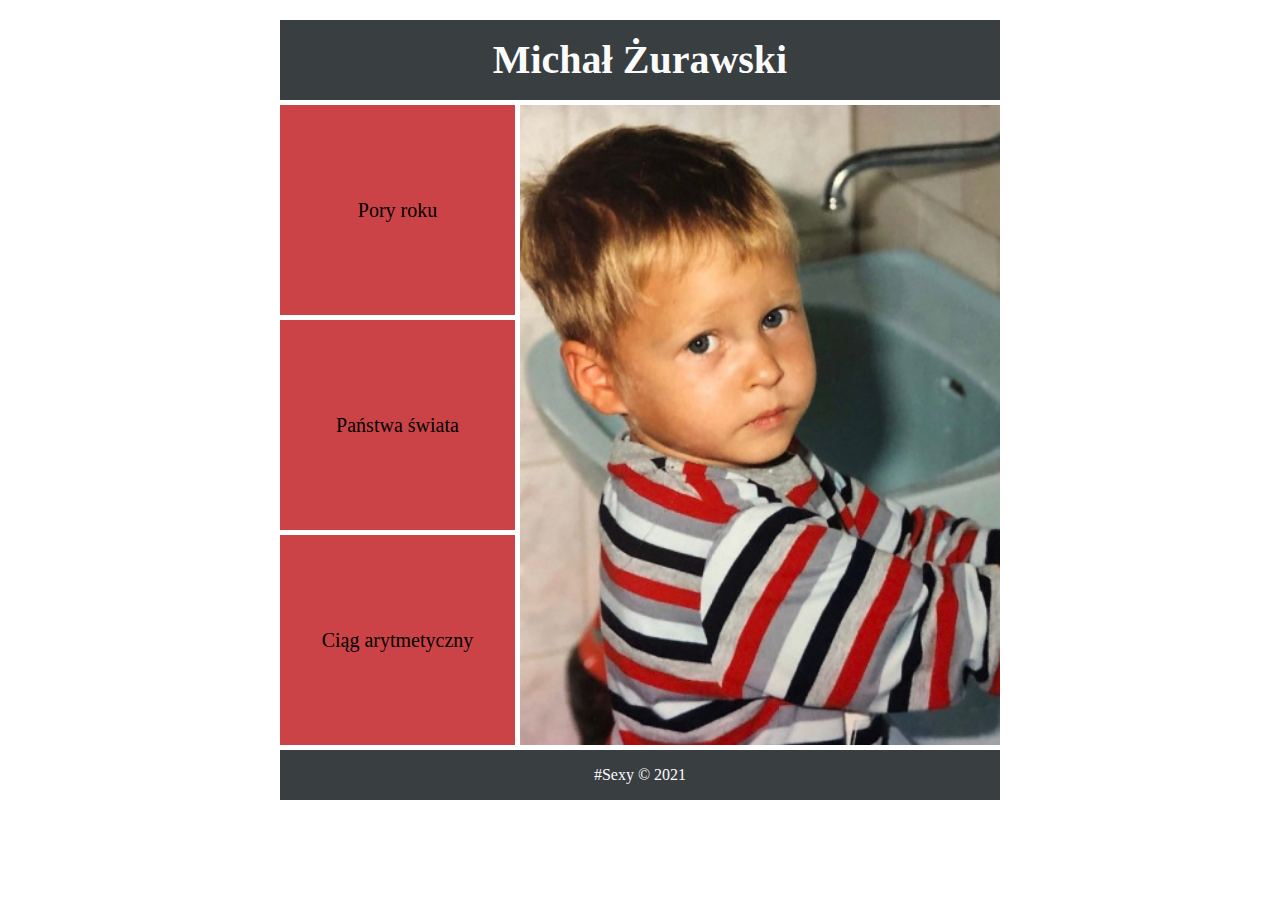
<file: index.html>
<!DOCTYPE HTML>
<html lang="pl">
	<head>
		<meta charset="UTF-8"/>
		<meta http-equiv="X-UA-Compatible" content="IE=edge,chrome=1"/>
		<meta name="Description" content="Info - Michał Żurawski"/>
		<meta name="Keywords" content="Michał Żurawski, Szczecin, LO2, menu, start, info, html, css"/>
		<meta name="Author" content="Michał Żurawski"/>
		
		<title>Menu</title>
		
		<link href="styles/index.css" rel="stylesheet" type="text/css"/>
		<meta name="viewport" content="width=device-width, initial-scale=1, maximum-scale=1">
		
		<script type="text/javascript" src="scripts/index.js"></script>
	</head>
	
	<body>
		<div class="container">
		
			<!-- header -->

			<header>
				<h1>Michał Żurawski</h1>
			</header>
			
			<!-- main -->
			
			<section id="main">
				<img name="slides"/>
			</section>
			
			<!-- sidebar -->
			
			<aside>
				<nav>
					<ul>
						<li><a href="seasons.html">Pory roku</a></li>
						<li><a href="table.html">Państwa świata</a></li>
						<li><a href="math.html">Ciąg arytmetyczny</a></li>
					</ul>
				</nav>
			</aside>
			
			<!-- footer -->

			<footer>
				<p>#Sexy © 2021</p>
			</footer>
			
		</div>
	</body>
</html>
</file>
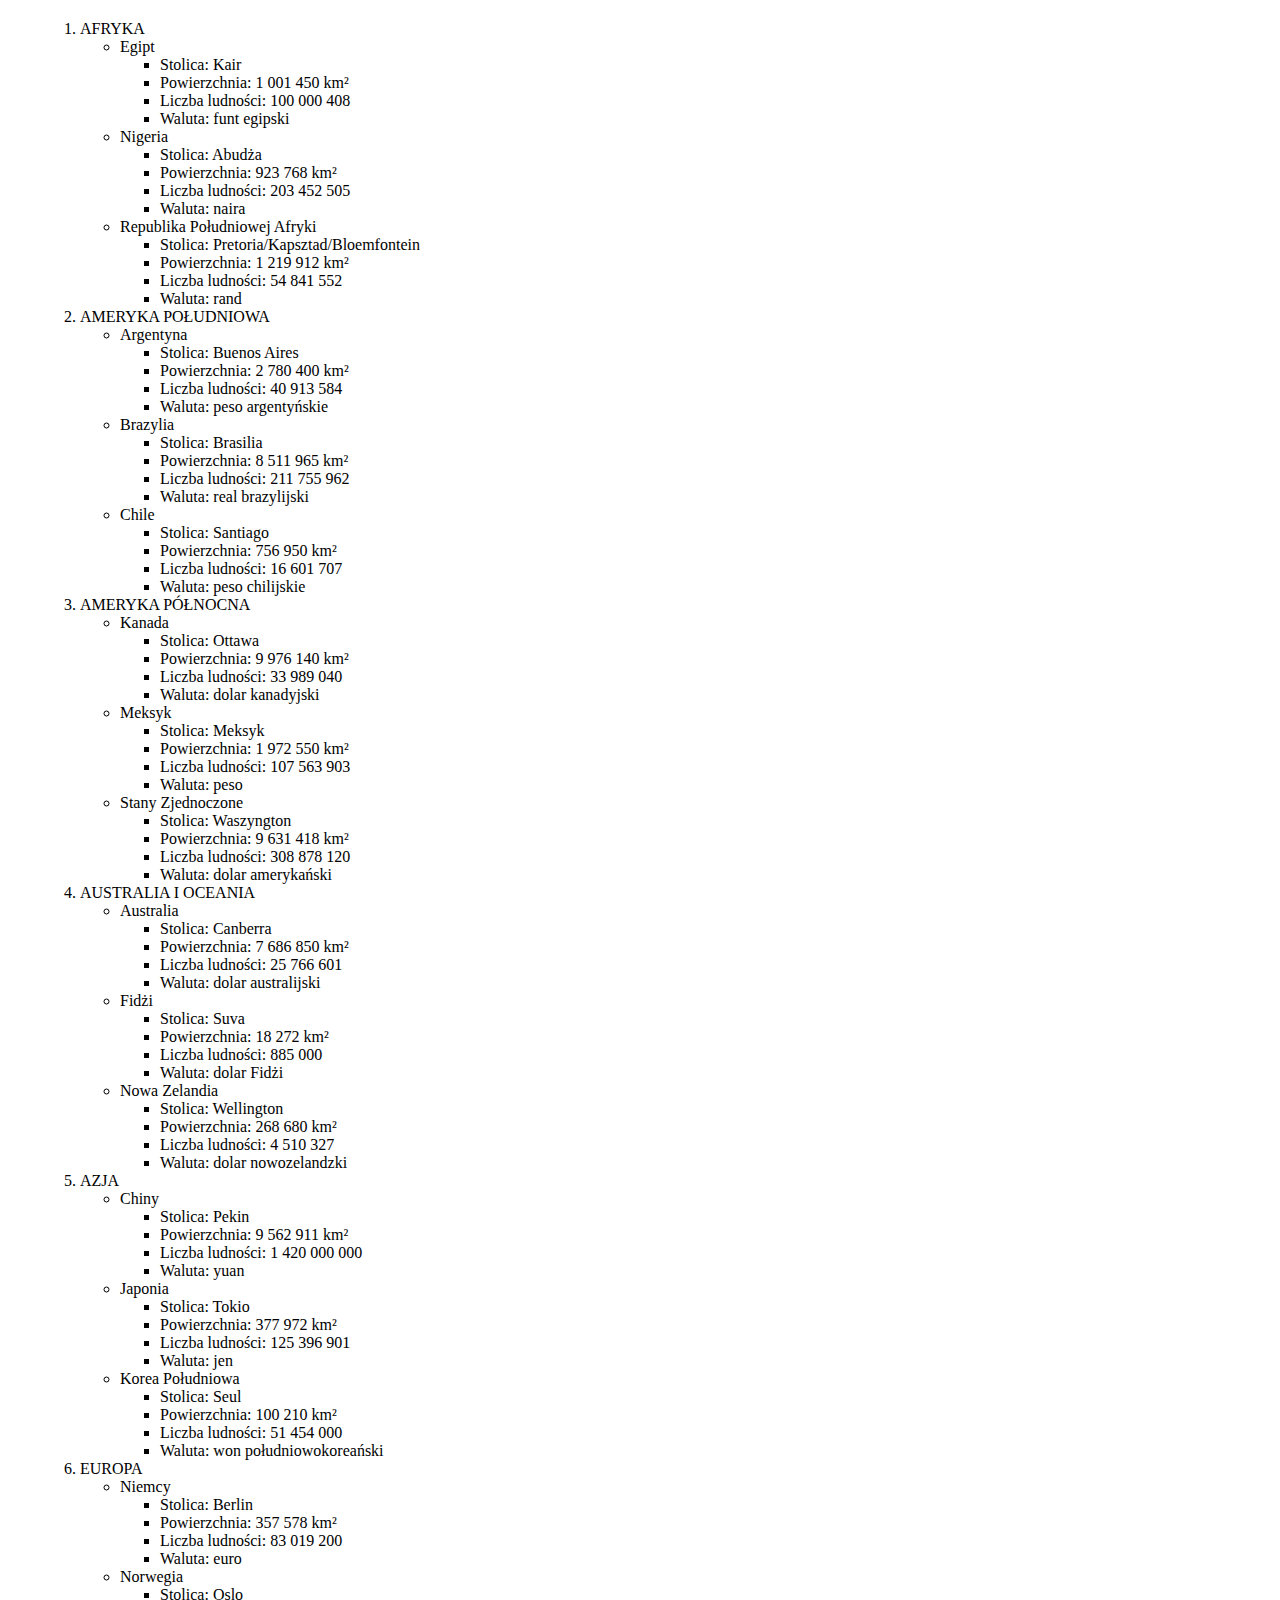
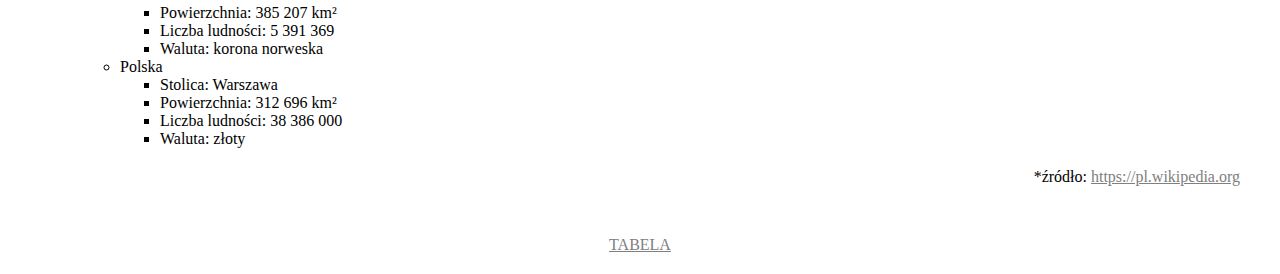
<file: list.html>
<!DOCTYPE HTML>
<html lang="pl">
	<head>
		<meta charset="UTF-8"/>
		<meta http-equiv="X-UA-Compatible" content="IE=edge,chrome=1"/>
		<meta name="Description" content="Lista - taka niefajna"/>
		<meta name="Keywords" content="html, css, lista, list, not very nice, noice"/>
		<meta name="Author" content="Michał Żurawski"/>
		
		<title>Tabela</title>
		
		<link href="styles/continents.css" rel="stylesheet" type="text/css"/>
	</head>
	
	<body>
		<div>
			<ol>
				<li>AFRYKA
					<ul>
						<li>Egipt
							<ul>
								<li> Stolica: Kair </li>
								<li> Powierzchnia: 1 001 450 km² </li>
								<li> Liczba ludności: 100 000 408 </li>
								<li> Waluta: funt egipski </li>
							</ul>
						</li>   
						<li>Nigeria
							<ul>
								<li> Stolica: Abudża </li>
								<li> Powierzchnia: 923 768 km² </li>
								<li> Liczba ludności: 203 452 505 </li>
								<li> Waluta: naira </li>
							</ul>
						</li>
						<li>Republika Południowej Afryki 
							<ul>
								<li> Stolica: Pretoria/Kapsztad/Bloemfontein </li>
								<li> Powierzchnia: 1 219 912 km² </li>
								<li> Liczba ludności: 54 841 552 </li>
								<li> Waluta: rand </li>
							</ul>
						</li>
					</ul>
				<li>AMERYKA POŁUDNIOWA
					<ul>
						<li>Argentyna
							<ul>
								<li> Stolica: Buenos Aires</li>
								<li> Powierzchnia: 2 780 400 km²</li>
								<li> Liczba ludności: 40 913 584</li>
								<li> Waluta: peso argentyńskie</li>
							</ul>
						</li>   
						<li>Brazylia
							<ul>
								<li> Stolica: Brasilia </li>
								<li> Powierzchnia: 8 511 965 km²</li>
								<li> Liczba ludności: 211 755 962</li>
								<li> Waluta: real brazylijski</li>
							</ul>
						</li>
						<li> Chile
							<ul>
								<li> Stolica: Santiago</li>
								<li> Powierzchnia: 756 950 km²</li>
								<li> Liczba ludności: 16 601 707</li>
								<li> Waluta: peso chilijskie</li>
							</ul>
						</li>
					</ul>
				<li>AMERYKA PÓŁNOCNA
					<ul>
						<li>Kanada
							<ul>
								<li> Stolica: Ottawa</li>
								<li> Powierzchnia: 9 976 140 km²</li>
								<li> Liczba ludności: 33 989 040</li>
								<li> Waluta: dolar kanadyjski</li>
							</ul>
						</li>   
						<li>Meksyk
							<ul>
								<li> Stolica: Meksyk</li>
								<li> Powierzchnia: 1 972 550 km²</li>
								<li> Liczba ludności: 107 563 903</li>
								<li> Waluta: peso</li>
							</ul>
						</li>
						<li>Stany Zjednoczone
							<ul>
								<li> Stolica: Waszyngton</li>
								<li> Powierzchnia: 9 631 418 km²</li>
								<li> Liczba ludności: 308 878 120</li>
								<li> Waluta: dolar amerykański</li>
							</ul>
						</li>
					</ul>
				<li>AUSTRALIA I OCEANIA
					<ul>
						<li>Australia
							<ul>
								<li> Stolica: Canberra</li>
								<li> Powierzchnia: 7 686 850 km²</li>
								<li> Liczba ludności: 25 766 601</li>
								<li> Waluta: dolar australijski</li>
							</ul>
						</li>   
						<li>Fidżi 
							<ul>
								<li> Stolica: Suva</li>
								<li> Powierzchnia: 18 272 km²</li>
								<li> Liczba ludności: 885 000</li>
								<li> Waluta: dolar Fidżi</li>
							</ul>
						</li>
						<li>Nowa Zelandia
							<ul>
								<li> Stolica: Wellington</li>
								<li> Powierzchnia: 268 680 km²</li>
								<li> Liczba ludności: 4 510 327</li>
								<li> Waluta: dolar nowozelandzki</li>
							</ul>
						</li>
					</ul>
				<li>AZJA 
					<ul>
						<li>Chiny
							<ul>
								<li> Stolica: Pekin</li>
								<li> Powierzchnia: 9 562 911 km²</li>
								<li> Liczba ludności: 1 420 000 000</li>
								<li> Waluta: yuan</li>
							</ul>
						</li>   
						<li>Japonia
							<ul>
								<li> Stolica: Tokio</li>
								<li> Powierzchnia: 377 972 km²</li>
								<li> Liczba ludności: 125 396 901</li>
								<li> Waluta: jen</li>
							</ul>
						</li>
						<li>Korea Południowa
							<ul>
								<li> Stolica: Seul</li>
								<li> Powierzchnia: 100 210 km²</li>
								<li> Liczba ludności: 51 454 000</li>
								<li> Waluta: won południowokoreański</li>
							</ul>
						</li>
					</ul>
				<li>EUROPA
					<ul>
						<li>Niemcy
							<ul>
								<li> Stolica: Berlin</li>
								<li> Powierzchnia: 357 578 km²</li>
								<li> Liczba ludności: 83 019 200</li>
								<li> Waluta: euro</li>
							</ul>
						</li>   
						<li>Norwegia
							<ul>
								<li> Stolica: Oslo</li>
								<li> Powierzchnia: 385 207 km²</li>
								<li> Liczba ludności: 5 391 369</li>
								<li> Waluta: korona norweska</li>
							</ul>
						</li>
						<li>Polska
							<ul>
								<li> Stolica: Warszawa</li>
								<li> Powierzchnia: 312 696 km²</li>
								<li> Liczba ludności: 38 386 000</li>
								<li> Waluta: złoty</li>
							</ul>
						</li>
					</ul>
			</ol>
		</div>
		<div>
			<p>
			*źródło: <a href="https://pl.wikipedia.org" target="_blank" title="Wikipedia">https://pl.wikipedia.org</a>
			</p>
			<br/>
			<p class="link">
				<a href="table.html"> TABELA </a>
			</p>
		</div>
	</body>
</html>
</file>
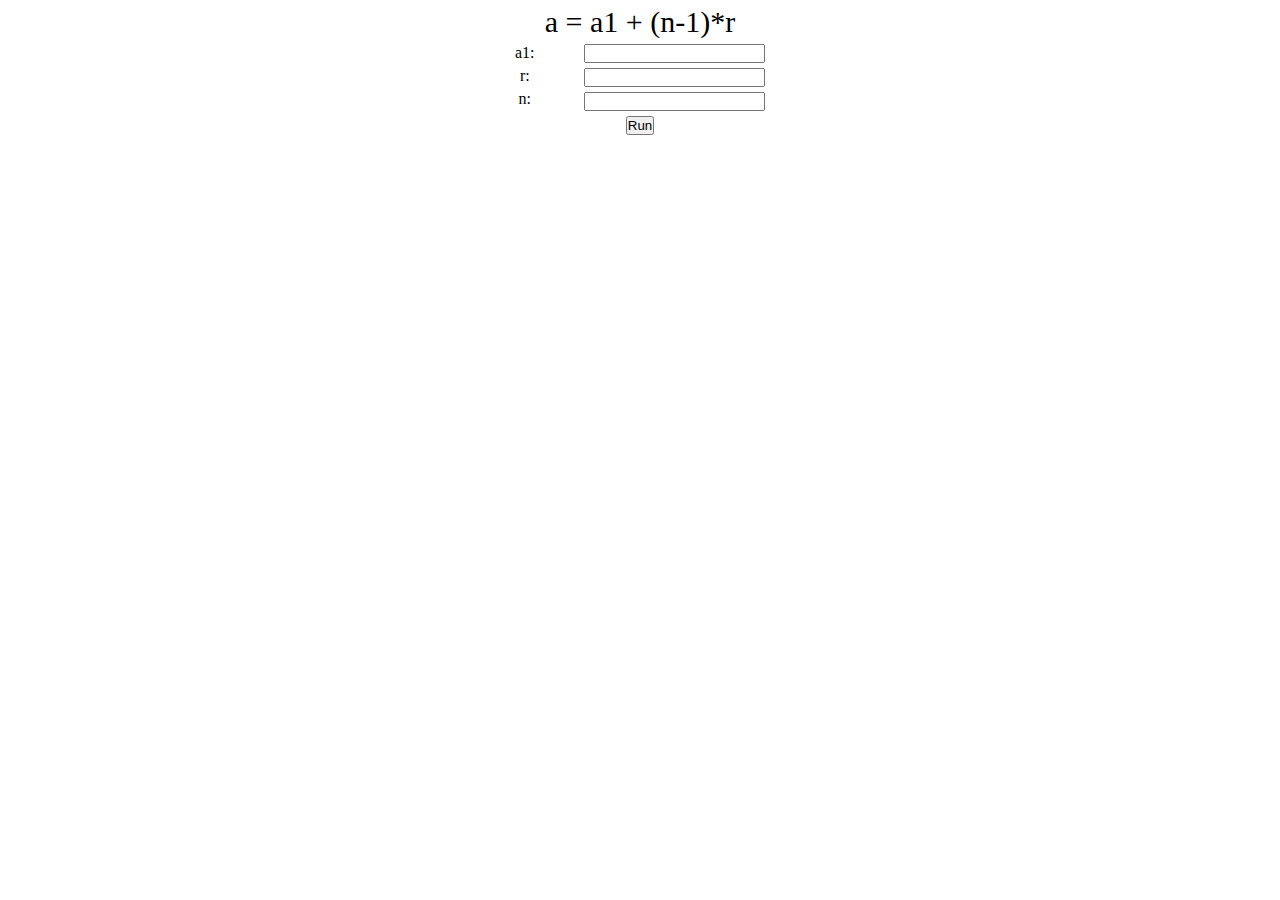
<file: math.html>
<!DOCTYPE HTML>
<html lang="pl">
	<head>
		<meta charset="UTF-8"/>
		<meta http-equiv="X-UA-Compatible" content="IE=edge,chrome=1"/>
		<meta name="Description" content="Prosta matma"/>
		<meta name="Keywords" content="liczby, fajne, NIESAMOWITE, wow, uwu, uWu, <3"/>
		<meta name="Author" content="Michał Żurawski"/>
		
		<title>Matma na stronie *noice*</title>
		
		<link href="styles/math.css" rel="stylesheet" type="text/css"/>
		
		<script type="text/javascript" src="scripts/math.js"></script>
	</head>
	<body>
		<div id="container">
			<div id="formula">a = a1 + (n-1)*r</div>
			<div id="input">
				<ul>
					<li><input type="number" id="init"/></li>
					<li><input type="number" id="difference"/></li>
					<li><input type="number" id="length"/></li>
				</ul>
			</div>
			<div id="description">
				<ul>
					<li>a1:</li>
					<li>r:</li>
					<li>n:</li>
				</ul>
			</div>
			<div id="button"><input type="submit" value="Run" onclick="calculate()"/></div>
			<div id="result"></div>
		</div>
	</body>
</html>
</file>
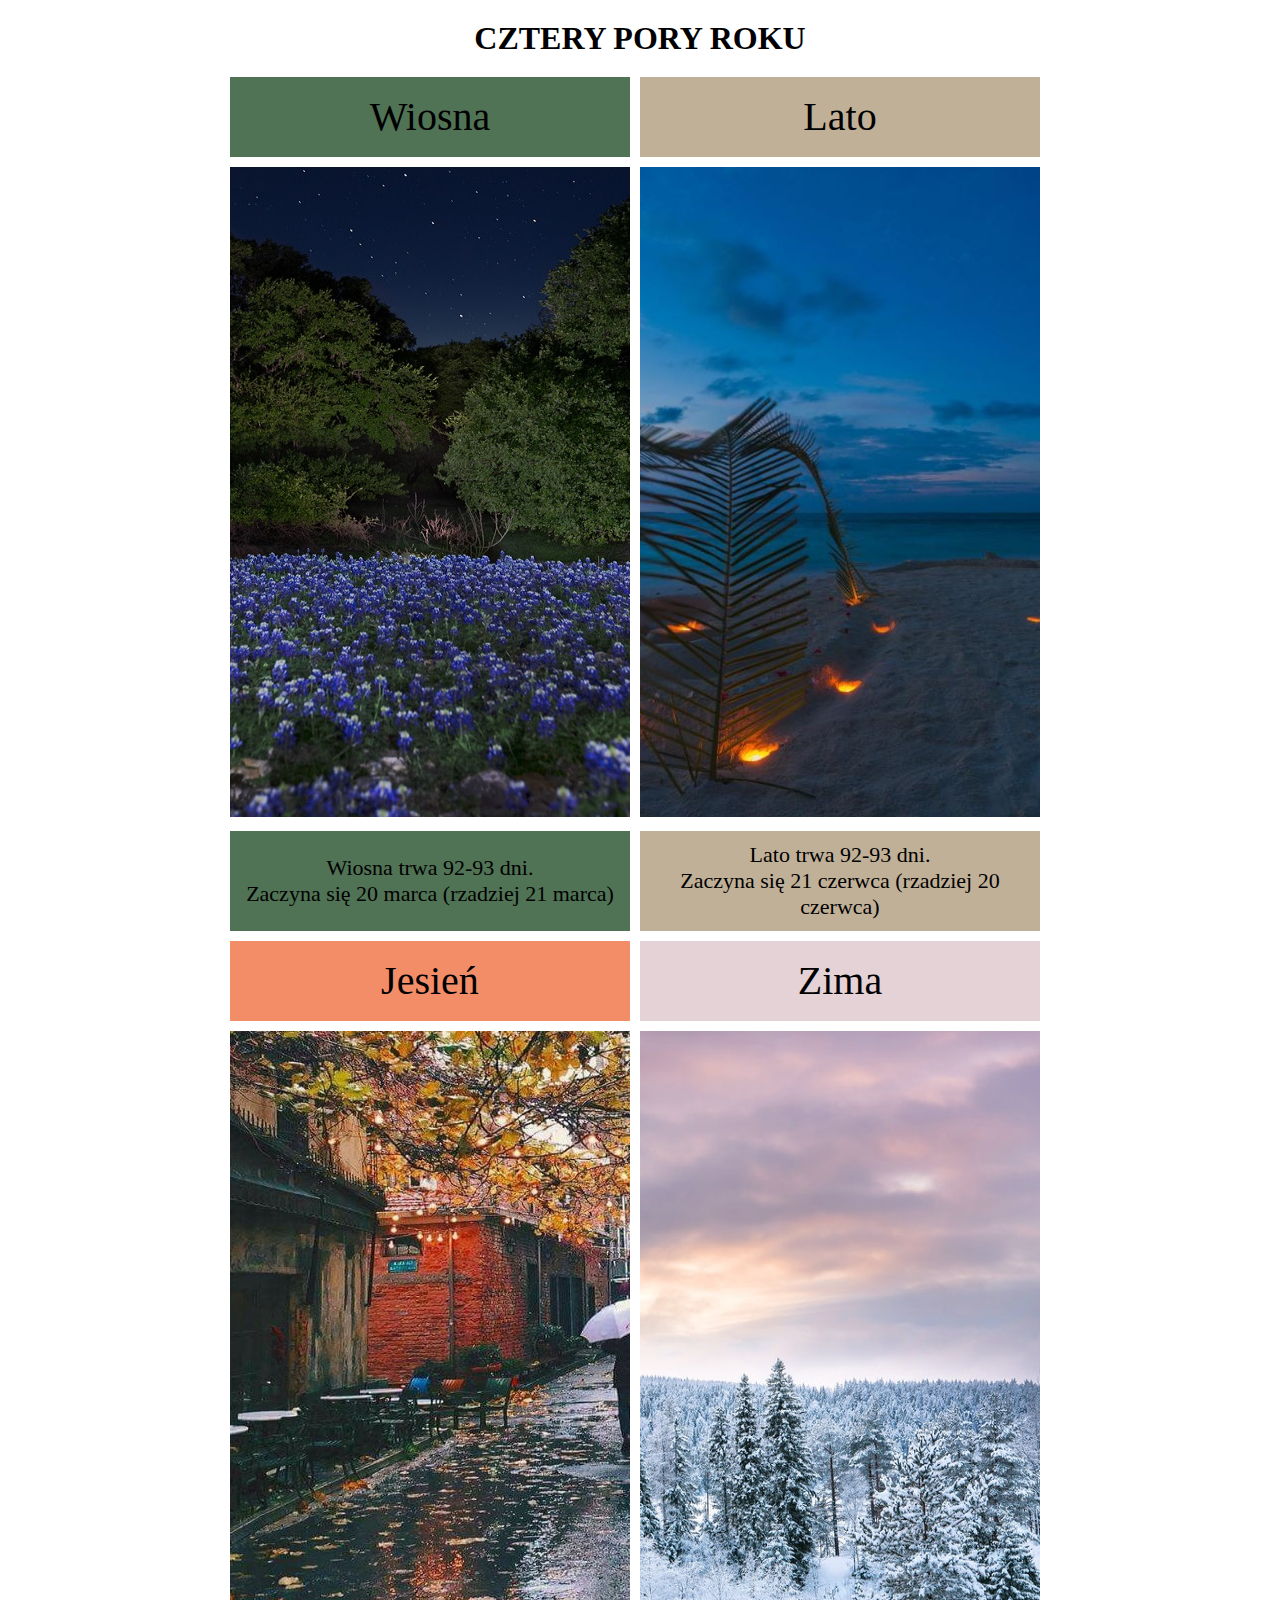
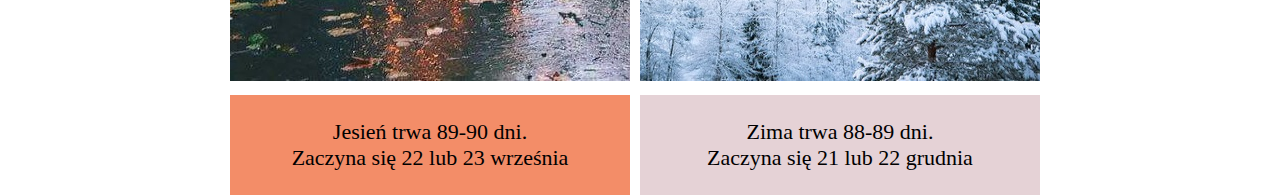
<file: seasons.html>
<!DOCTYPE HTML>
<html lang="pl">
	<head>
		<meta charset="UTF-8"/>
		<meta http-equiv="X-UA-Compatible" content="IE=edge,chrome=1"/>
		<meta name="Description" content="Cztery pory roku - podstawy"/>
		<meta name="Keywords" content="Wiosna, Lato, Jesień, Zima, Pory roku, Zdjęcia, Ciekawostki"/>
		<meta name="Author" content="Michał Żurawski"/>
		
		<title>Pory roku</title>
		
		<meta name="viewport" content="width=device-width, initial-scale=1, maximum-scale=1">
		<link href="styles/seasons.css" rel="stylesheet" type="text/css"/>
	</head>
	
	<body>
		<div class="container">
			
			<!-- header -->
			
			<header>
				<h1>CZTERY PORY ROKU</h1>
			</header>
			
			<!-- main -->
			
			<section>
				<div class="season">
					<div class="spring top">
						Wiosna
					</div>
					<img src="img/wiosna.jpg" alt="wiosna"/> 
					<div class="spring bottom">
						Wiosna trwa 92-93 dni.<br/>Zaczyna się 20 marca (rzadziej 21 marca)
					</div>
				</div>
				
				<div class="season">
					<div class="summer top">
						Lato
					</div>
					<img src="img/lato.jpg" alt="lato"/>
					<div class="summer bottom">
						Lato trwa 92-93 dni.<br/>Zaczyna się 21 czerwca (rzadziej 20 czerwca)
					</div>
				</div>
				
				<div class="season">
					<div class="autumn top">
						Jesień
					</div>
					<img src="img/jesien.jpg" alt="jesień"/>
					<div class="autumn bottom">
						Jesień trwa 89-90 dni.<br/>Zaczyna się 22 lub 23 września
					</div>
				</div>
				
				<div class="season">
					<div class="winter top">
						Zima
					</div>
					<img src="img/zima.jpg" alt="zima"/>
					<div class="winter bottom">
						Zima trwa 88-89 dni.<br/>Zaczyna się 21 lub 22 grudnia
					</div>
				</div>
			</section>
			
		</div>
	</body>
</html>
</file>
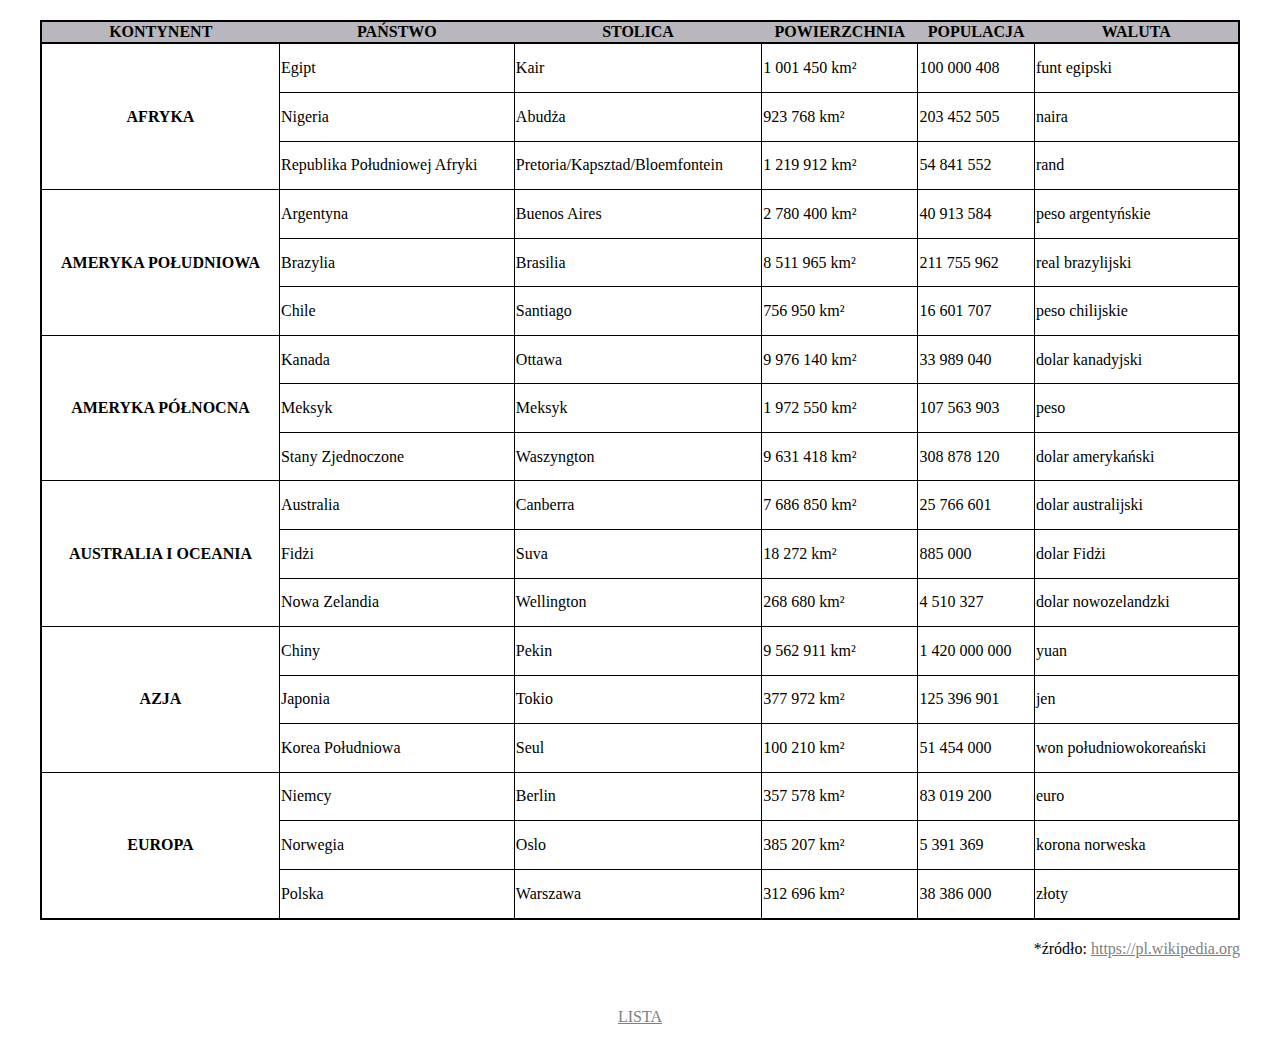
<file: table.html>
<!DOCTYPE HTML>
<html lang="pl">
	<head>
		<meta charset="UTF-8"/>
		<meta http-equiv="X-UA-Compatible" content="IE=edge,chrome=1"/>
		<meta name="Description" content="Tabela - taka fajna"/>
		<meta name="Keywords" content="html, css, tabela, table, very nice, noice"/>
		<meta name="Author" content="Michał Żurawski"/>
		
		<title>Tabela</title>
		
		<link href="styles/continents.css" rel="stylesheet" type="text/css"/>
	</head>
	
	<body>
		<div>
			<table>
				<thead>
					<tr>
						<th rowspan="1" colspan="1"> KONTYNENT </th>
						<th rowspan="1" colspan="1"> PAŃSTWO </th>
						<th rowspan="1" colspan="1"> STOLICA </th>
						<th rowspan="1" colspan="1"> POWIERZCHNIA </th>
						<th rowspan="1" colspan="1"> POPULACJA </th>
						<th rowspan="1" colspan="1"> WALUTA </th>
					</tr>
				</thead>
				<tbody>
					<tr>
						<td class="continent" rowspan="3" colspan="1"> AFRYKA </td>
						<td rowspan="1" colspan="1"> Egipt </td>
						<td rowspan="1" colspan="1"> Kair </td>
						<td rowspan="1" colspan="1"> 1 001 450 km² </td>
						<td rowspan="1" colspan="1"> 100 000 408 </td>
						<td rowspan="1" colspan="1"> funt egipski </td>
					</tr>
					<tr>    
						<td rowspan="1" colspan="1"> Nigeria </td>
						<td rowspan="1" colspan="1"> Abudża </td>
						<td rowspan="1" colspan="1"> 923 768 km² </td>
						<td rowspan="1" colspan="1"> 203 452 505 </td>
						<td rowspan="1" colspan="1"> naira </td>		
					</tr>
					<tr>      
						<td rowspan="1" colspan="1"> Republika Południowej Afryki </td>
						<td rowspan="1" colspan="1"> Pretoria/Kapsztad/Bloemfontein </td>
						<td rowspan="1" colspan="1"> 1 219 912 km² </td>
						<td rowspan="1" colspan="1"> 54 841 552 </td>
						<td rowspan="1" colspan="1"> rand </td>
					</tr>
					<tr>
						<td class="continent" rowspan="3" colspan="1"> AMERYKA POŁUDNIOWA </td>
						<td rowspan="1" colspan="1"> Argentyna </td>
						<td rowspan="1" colspan="1"> Buenos Aires </td>
						<td rowspan="1" colspan="1"> 2 780 400 km² </td>
						<td rowspan="1" colspan="1"> 40 913 584 </td>
						<td rowspan="1" colspan="1"> peso argentyńskie </td>
					</tr>
					<tr>    
						<td rowspan="1" colspan="1"> Brazylia </td>
						<td rowspan="1" colspan="1"> Brasilia </td>
						<td rowspan="1" colspan="1"> 8 511 965 km² </td>
						<td rowspan="1" colspan="1"> 211 755 962 </td>
						<td rowspan="1" colspan="1"> real brazylijski </td>		
					</tr>
					<tr>      
						<td rowspan="1" colspan="1"> Chile </td>
						<td rowspan="1" colspan="1"> Santiago </td>
						<td rowspan="1" colspan="1"> 756 950 km² </td>
						<td rowspan="1" colspan="1"> 16 601 707 </td>
						<td rowspan="1" colspan="1"> peso chilijskie </td>
					</tr>
					<tr>
						<td class="continent" rowspan="3" colspan="1"> AMERYKA PÓŁNOCNA </td>
						<td rowspan="1" colspan="1"> Kanada </td>
						<td rowspan="1" colspan="1"> Ottawa </td>
						<td rowspan="1" colspan="1"> 9 976 140 km² </td>
						<td rowspan="1" colspan="1"> 33 989 040 </td>
						<td rowspan="1" colspan="1"> dolar kanadyjski </td>
					</tr>
					<tr>    
						<td rowspan="1" colspan="1"> Meksyk </td>
						<td rowspan="1" colspan="1"> Meksyk </td>
						<td rowspan="1" colspan="1"> 1 972 550 km² </td>
						<td rowspan="1" colspan="1"> 107 563 903 </td>
						<td rowspan="1" colspan="1"> peso </td>		
					</tr>
					<tr>      
						<td rowspan="1" colspan="1"> Stany Zjednoczone </td>
						<td rowspan="1" colspan="1"> Waszyngton </td>
						<td rowspan="1" colspan="1"> 9 631 418 km² </td>
						<td rowspan="1" colspan="1"> 308 878 120 </td>
						<td rowspan="1" colspan="1"> dolar amerykański </td>
					</tr>
					<tr>
						<td class="continent" rowspan="3" colspan="1"> AUSTRALIA I OCEANIA</td>
						<td rowspan="1" colspan="1"> Australia </td>
						<td rowspan="1" colspan="1"> Canberra </td>
						<td rowspan="1" colspan="1"> 7 686 850 km² </td>
						<td rowspan="1" colspan="1"> 25 766 601 </td>
						<td rowspan="1" colspan="1"> dolar australijski </td>
					</tr>
					<tr>    
						<td rowspan="1" colspan="1"> Fidżi </td>
						<td rowspan="1" colspan="1"> Suva </td>
						<td rowspan="1" colspan="1"> 18 272 km² </td>
						<td rowspan="1" colspan="1"> 885 000 </td>
						<td rowspan="1" colspan="1"> dolar Fidżi </td>		
					</tr>
					<tr>      
						<td rowspan="1" colspan="1"> Nowa Zelandia </td>
						<td rowspan="1" colspan="1"> Wellington </td>
						<td rowspan="1" colspan="1"> 268 680 km² </td>
						<td rowspan="1" colspan="1"> 4 510 327 </td>
						<td rowspan="1" colspan="1"> dolar nowozelandzki </td>
					</tr>
					<tr>
						<td class="continent" rowspan="3" colspan="1"> AZJA </td>
						<td rowspan="1" colspan="1"> Chiny </td>
						<td rowspan="1" colspan="1"> Pekin </td>
						<td rowspan="1" colspan="1"> 9 562 911 km² </td>
						<td rowspan="1" colspan="1"> 1 420 000 000 </td>
						<td rowspan="1" colspan="1"> yuan </td>
					</tr>
					<tr>    
						<td rowspan="1" colspan="1"> Japonia </td>
						<td rowspan="1" colspan="1"> Tokio </td>
						<td rowspan="1" colspan="1"> 377 972 km² </td>
						<td rowspan="1" colspan="1"> 125 396 901 </td>
						<td rowspan="1" colspan="1"> jen </td>		
					</tr>
					<tr>      
						<td rowspan="1" colspan="1"> Korea Południowa </td>
						<td rowspan="1" colspan="1"> Seul </td>
						<td rowspan="1" colspan="1"> 100 210 km² </td>
						<td rowspan="1" colspan="1"> 51 454 000 </td>
						<td rowspan="1" colspan="1"> won południowokoreański </td>
					</tr>
					<tr>
						<td class="continent" rowspan="3" colspan="1"> EUROPA </td>
						<td rowspan="1" colspan="1"> Niemcy </td>
						<td rowspan="1" colspan="1"> Berlin </td>
						<td rowspan="1" colspan="1"> 357 578 km² </td>
						<td rowspan="1" colspan="1"> 83 019 200 </td>
						<td rowspan="1" colspan="1"> euro </td>
					</tr>
					<tr>    
						<td rowspan="1" colspan="1"> Norwegia </td>
						<td rowspan="1" colspan="1"> Oslo </td>
						<td rowspan="1" colspan="1"> 385 207 km² </td>
						<td rowspan="1" colspan="1"> 5 391 369 </td>
						<td rowspan="1" colspan="1"> korona norweska </td>		
					</tr>
					<tr>      
						<td rowspan="1" colspan="1"> Polska </td>
						<td rowspan="1" colspan="1"> Warszawa </td>
						<td rowspan="1" colspan="1"> 312 696 km² </td>
						<td rowspan="1" colspan="1"> 38 386 000 </td>
						<td rowspan="1" colspan="1"> złoty </td>
					</tr>
				</tbody>
			</table>
		</div>
		<div>
			<p>
			*źródło: <a href="https://pl.wikipedia.org" target="_blank" title="Wikipedia">https://pl.wikipedia.org</a>
			</p>
			<br/>
			<p class="link">
				<a href="list.html"> LISTA </a>
			</p>
		</div>
	</body>
</html>
</file>
<file: styles/index.css>
* {padding:0; margin:0;}
html {width:100%; height:100%;}
body {font-family: 'Century Gothic'; text-align: center;}

.container {width:720px; margin:auto;}

header {width:100%; height:80px; margin:20px 0px 5px; clear:both; font-size:20px; line-height:80px; color:#FBFBFB; background:#393E41;}

#main {float:right; width:480px; height:640px; margin:0 0 5px;}
#main img {width:480px; height: 640px;}

aside {float:left; width:235px; height:640px; line-height:210px; margin:0 0 5px; font-size:20px;}
aside nav ul {list-style:none;}
aside nav ul li {margin-bottom:5px;} /*margin-bottom (distance between blocks) cannot be bigger than margin (distance to footer)*/
aside nav ul li a {display:block; text-decoration:none; color:#000; background:#CB4347;}
aside nav ul li a:hover{color:#FBFBFB; background:#393E41;}

footer {width:100%; height:50px; clear:both; line-height:50px; color:#FBFBFB; background:#393E41;}


@media (min-width: 750px) {
.container {width:720px;}
aside {width:235px;}
#main {width:480px;}
}

@media (max-width: 750px) and (min-width: 500px) {
.container {width:400px;}
aside {width:100%; font-size:36px;}
#main {width:400px; height:520px;}
#main img {width:400px; height:520px;}
}

@media (max-width: 500px) {
.container {width:300px;}
header {width:100%; font-size:15px;}
aside {width:100%; font-size:30px;}
#main {width:300px; height:400px;}
#main img {width:300px; height:400px;}
}
</file>
<file: styles/continents.css>
div
{
	width: 1200px;
	margin: 20px auto;
}

table
{
	width: 1200px;
	height: 900px;
	border: 2px solid black;
	border-collapse: collapse;
	margin: 20px auto;
}

thead
{
	border: 2px solid black;
	background-color: #B9B7BD;
}

td
{
	border: 1px solid black;
	border-collapse: collapse;
}

td:hover
{
	background-color: #f5f5f5;
}

.continent
{
	font-weight: bold;
	text-align: center;
}

p
{
	text-align: right;
}

.link
{
	text-align: center;
}

a:link
{
	color: gray;
}

a:visited
{
	color: gray;
}
</file>
<file: styles/math.css>
* {padding:0; margin:0;}
html {width:100%; height:100%;}
body {font-family:'Century Gothic'; text-align:center;}

ul {list-style:none;}
ul li {margin-bottom:5px;}

#container {width: 250px; margin:auto;}
#formula {font-size:30px; margin:5px 0 5px;}
#description {float: left;}
#input {float:right;}
#button {clear:both;}
#result {clear: both; margin:5px 0 5px;}
</file>
<file: styles/seasons.css>
* {padding:0; margin:0;}

html {width:100%; height:100%;}

body {font-family: 'Century Gothic'; text-align: center;}

.container {width:1640px; margin:0 auto;}



header {margin:20px 0;}



div {width: 400px;}

div.season {float: left; margin: 0px 10px 10px 0px;}

div.top {height:80px; font-size:40px; line-height:80px; margin:0px 10px 10px 0px;}

div.spring {background-color: #507255;}

div.summer {background-color: #C1B098;}

div.autumn {background-color: #F38D68;}

div.winter {background-color: #E5D2D6;}

img {width: 400px; height: 650px;}

div.bottom {height:100px; font-size:22px; display:flex; align-items: center; justify-content: center; margin:10px 0px 0px 0px;}



@media (min-width: 1700px) {
.container {width:1640px;}
}

@media (max-width: 1700px) and (min-width: 1300px) {
.container {width:1230px;}
}

@media (max-width: 1300px) and (min-width: 900px) {
.container {width:820px;}
}

@media (max-width: 900px) and (min-width: 500px) {
.container {width:400px;}
}

@media (max-width: 500px) {
.container {width:300px;}
header {font-size:15px;}
div {width:300px;}
div.top {height:50px; font-size:25px; line-height:50px;}
img {width: 300px; height: 500px;}
div.bottom {height:70px; font-size:16px;}
}
</file>
